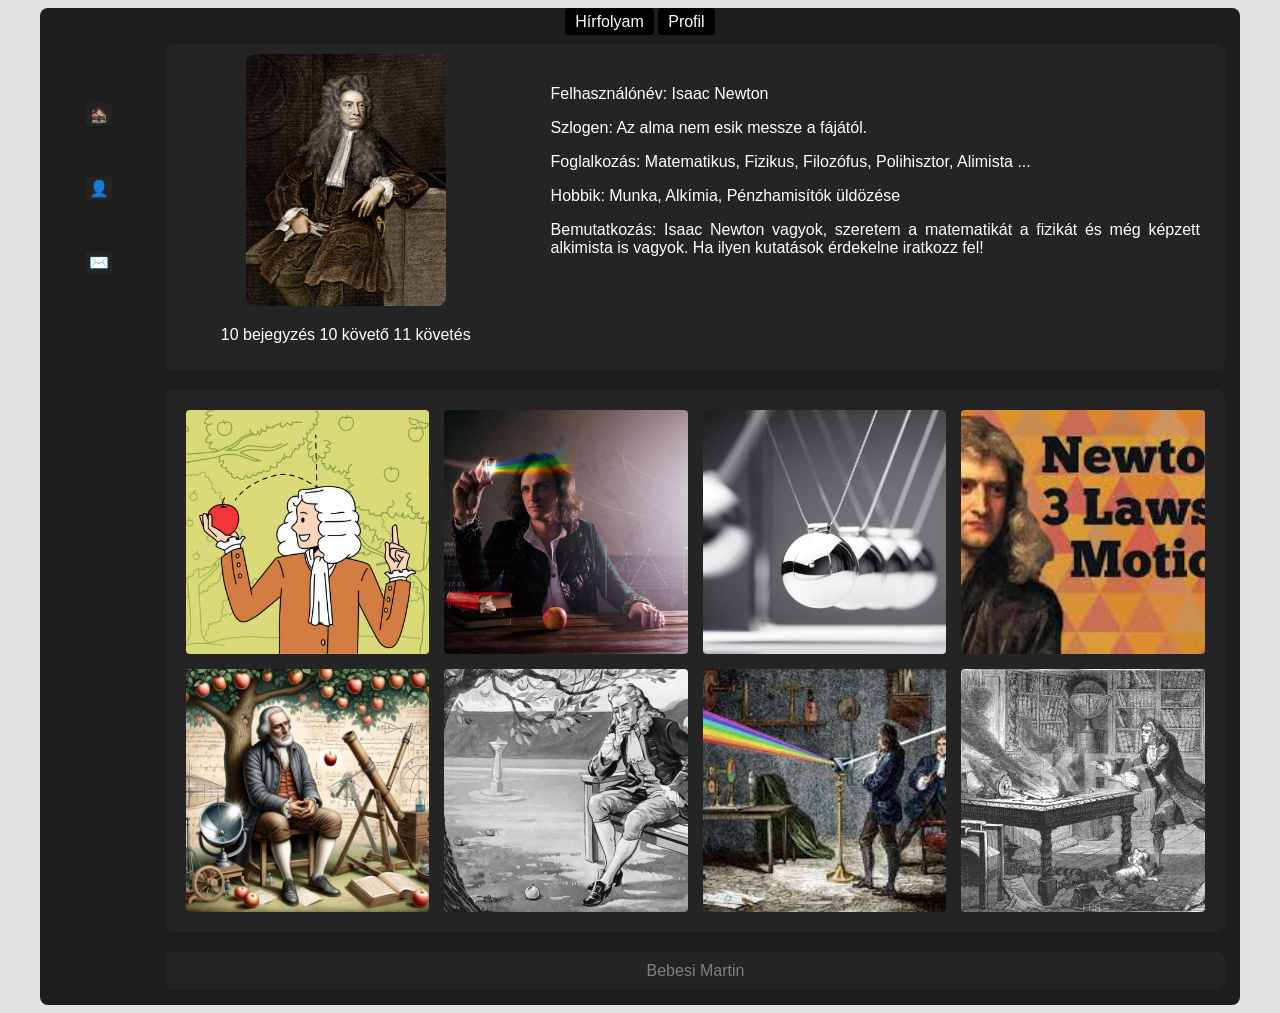
<file: index.html>
<!doctype html>
<html lang="hu">

<head>
  <meta charset="UTF-8" />
  <meta name="viewport" content="width=device-width, initial-scale=1.0" />
  <title>Bebesi Martin</title>
  <link rel="stylesheet" href="formazas.css" />
  <link rel="stylesheet" href="elrendezes.css" />
  <link rel="stylesheet" href="menu.css" />
</head>

<body>
  <div class="container">
    <nav class="nav2">
      <a href="Isaac_hirfolyam.html">Hírfolyam</a>
      <a href="index.html">Profil</a>
    </nav>

    <nav class="nav">
      <ul>
        <li><a href="kezdolap.html">🏚️</a></li>
          <li><a href="">👤</a></li>
          <li><a href="">✉️</a></li>
      </ul>
    </nav>

    <main class="main">
      <header class="header">
        <aside class="aside">
          <img src="Izsak_Newton/kepek/newton.jpg" alt="Nikolausz Kopernikusz profilképe" />
          <div class="stats">
            <p>10 bejegyzés 10 követő 11 követés</p>
          </div>
        </aside>

        <section class="sectionH">
          <p>Felhasználónév: Isaac Newton</p>
          <p>Szlogen: Az alma nem esik messze a fájától.</p>
          <p>Foglalkozás: Matematikus, Fizikus, Filozófus, Polihisztor, Alimista ...</p>
          <p>Hobbik: Munka, Alkímia, Pénzhamisítók üldözése</p>
          <p>
            Bemutatkozás: Isaac Newton vagyok, szeretem a matematikát
            a fizikát és még képzett alkimista is vagyok. Ha ilyen kutatások
            érdekelne iratkozz fel!
          </p>
        </section>
      </header>

      <article class="article">
        <img src="Izsak_Newton/kepek/gravity.jpg" alt="Poszt" />
        <img src="Izsak_Newton/kepek/prism.jpg" alt="Poszt" />
        <img src="Izsak_Newton/kepek/law_motion.jpg" alt="Poszt" />
        <img src="Izsak_Newton/kepek/laws.jpg" alt="Poszt" />
        <img src="Izsak_Newton/kepek/Isaac_apple.png" alt="Poszt">
        <img src="Izsak_Newton/kepek/Isaac_ul.jpg" alt="Poszt">
        <img src="Izsak_Newton/kepek/prsmak.jpg" alt="Poszt">
        <img src="Izsak_Newton/kepek/Isaac_eg.jpg" alt="Poszt">
      </article>

      <footer>Bebesi Martin</footer>
    </main>
  </div>
</body>

</html>
</file>
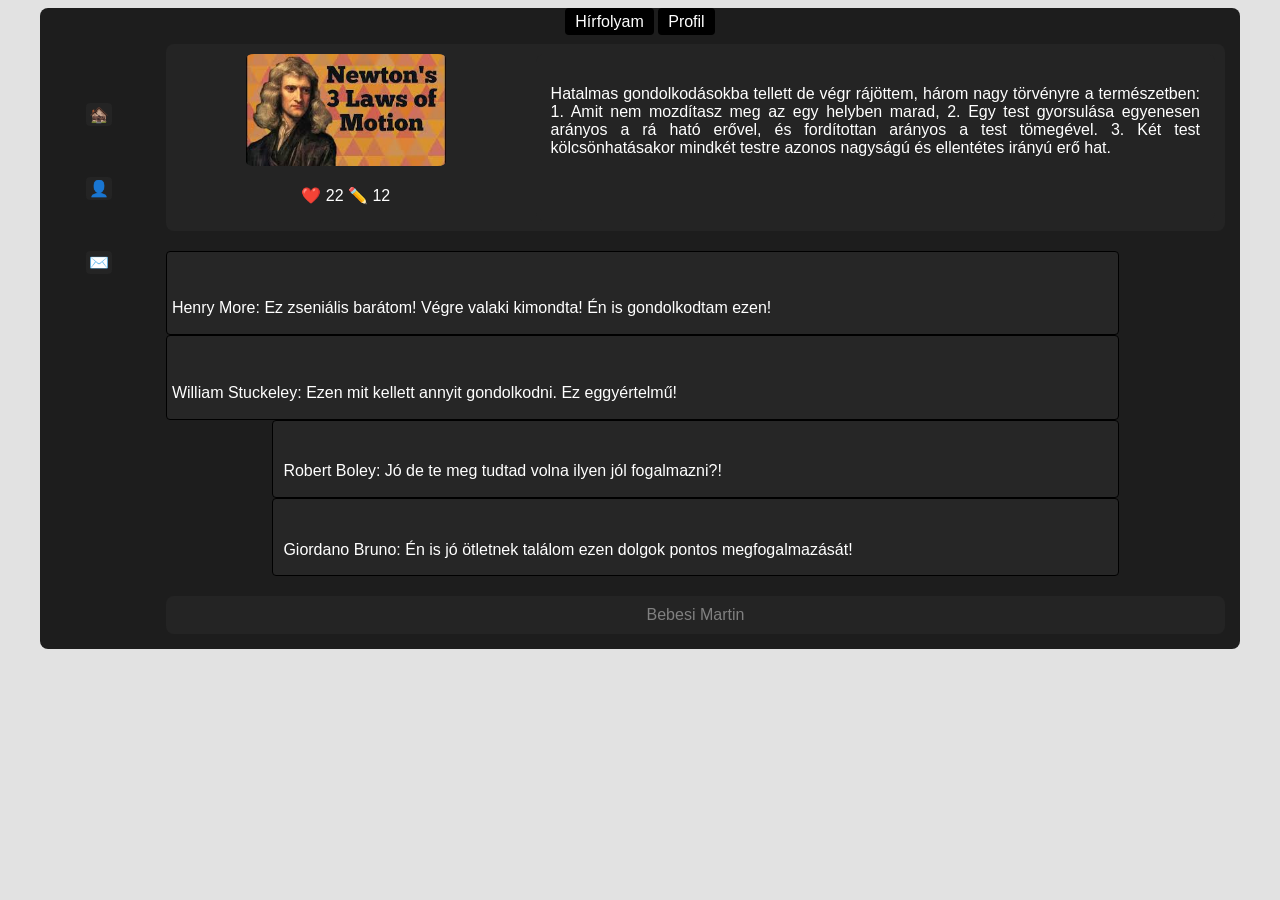
<file: Isaac_hirfolyam.html>
<!doctype html>
<html lang="hu">
  <head>
    <meta charset="UTF-8" />
    <meta name="viewport" content="width=device-width, initial-scale=1.0" />
    <title>Bebesi Martin</title>
    <link rel="stylesheet" href="formazas.css" />
    <link rel="stylesheet" href="elrendezes.css" />
    <link rel="stylesheet" href="menu.css" />
  </head>
  <body>
    <div class="container">
      <nav class="nav2">
        <a href="Isaac_hirfolyam.html">Hírfolyam</a>
        <a href="index.html">Profil</a>
      </nav>

      <nav class="nav">
        <ul>
          <li><a href="kezdolap.html">🏚️</a></li>
        <li><a href="">👤</a></li>
          <li><a href="">✉️</a></li>

        </ul>
      </nav>
      <main class="main">
        <header class="header">
          <aside class="aside">
            <img
              src="Izsak_Newton/kepek/laws.jpg"
              alt="Posztpe"
            />
            <div class="stats">
              <p>❤️ 22 ✏️ 12</p>
            </div>
          </aside>

          <section class="sectionH">
            <p>
              Hatalmas gondolkodásokba tellett de végr rájöttem, három nagy törvényre a természetben: 1. Amit nem mozdítasz meg az egy helyben marad, 2. Egy test gyorsulása egyenesen arányos a rá ható erővel, és fordítottan arányos a test tömegével. 3. Két test kölcsönhatásakor mindkét testre azonos nagyságú és ellentétes irányú erő hat.
            </p>
          </section>
        </header>

        <article>
            <div class="uzenet1"><p>Henry More: Ez zseniális barátom! Végre valaki kimondta! Én is gondolkodtam ezen!</p></div>
            <div class="uzenet2"><p>William Stuckeley: Ezen mit kellett annyit gondolkodni. Ez eggyértelmű!</p></div>
            <div class="valasz1"><p>Robert Boley: Jó de te meg tudtad volna ilyen jól fogalmazni?!</p></div>
            <div class="valasz2"><p>Giordano Bruno: Én is jó ötletnek találom ezen dolgok pontos megfogalmazását!</p></div>
        </article>

        <footer>Bebesi Martin</footer>
      </main>
    </div>
  </body>
</html>
</file>
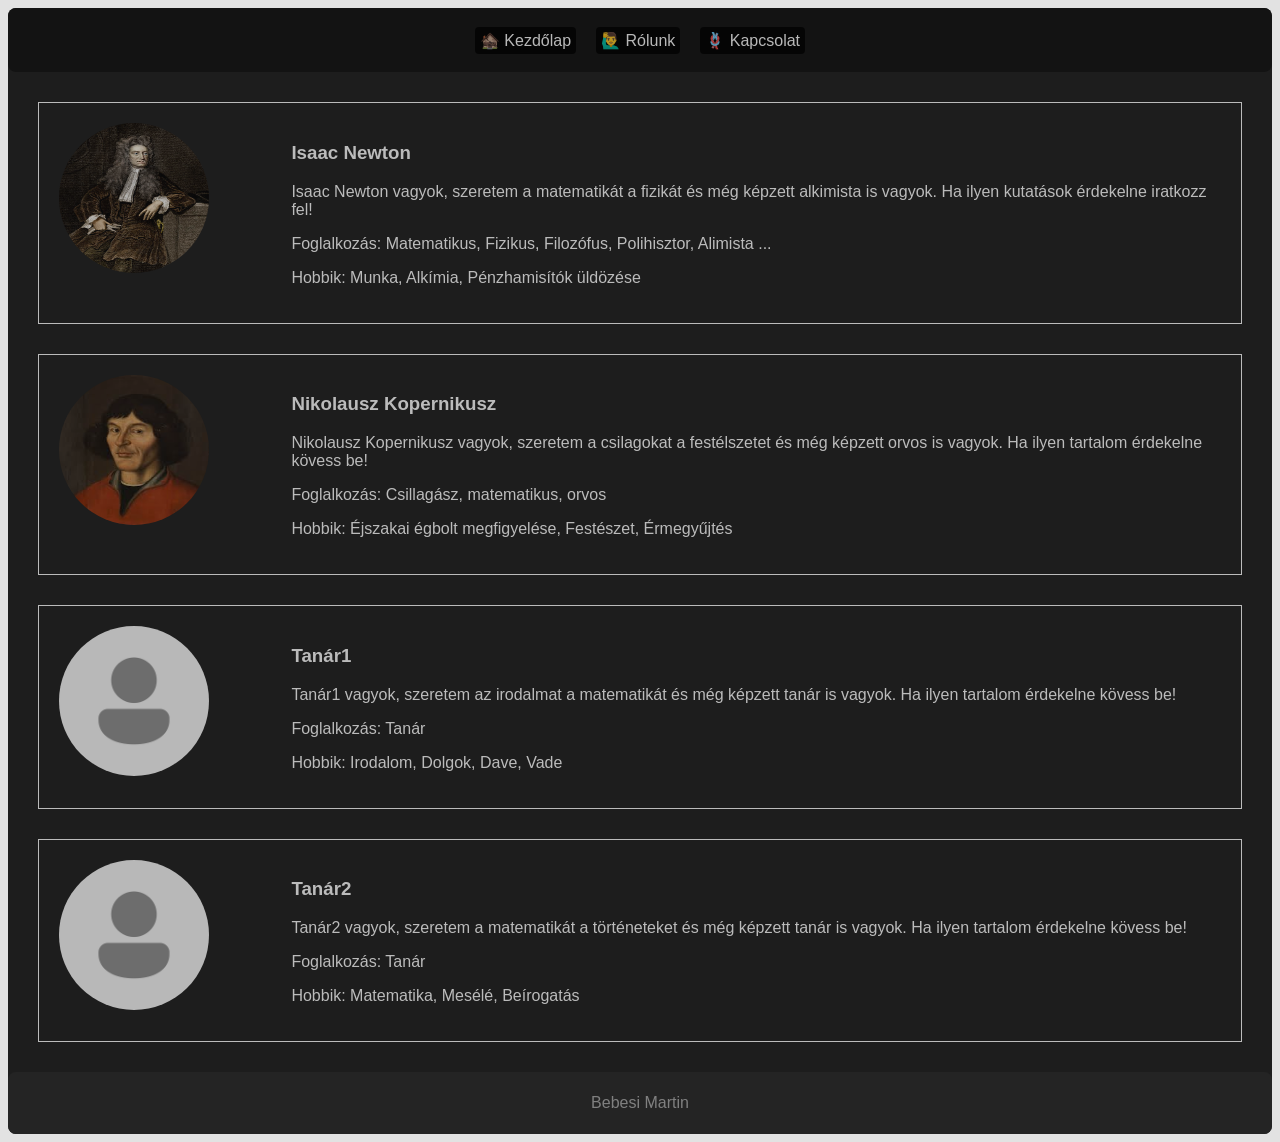
<file: kezdolap.html>
<!doctype html>
<html lang="en">
  <head>
    <meta charset="UTF-8" />
    <meta name="viewport" content="width=device-width, initial-scale=1.0" />
    <link rel="stylesheet" href="style.css" />
    <link rel="stylesheet" href="elrendezes_kezdolap.css" />
    <title>Bebesi Martin</title>
  </head>

  <body>
    <div class="container">
      <nav class="nav2">
        <ul>
          <li>
            <div><a href="kezdolap.html">🏚️ Kezdőlap</a></div>
          </li>
          <li>
            <div><a href="#">🙋‍♂️ Rólunk</a></div>
          </li>
          <li>
            <div><a href="#">🪢 Kapcsolat</a></div>
          </li>
        </ul>
      </nav>
      <main>
        <a href="index.html">
          <div class="profil">
            <aside>
              <img src="Izsak_Newton/kepek/newton.jpg" alt="newton" />
            </aside>
            <article>
              <h3>Isaac Newton</h3>
              <p>
                Isaac Newton vagyok, szeretem a matematikát a fizikát és még
                képzett alkimista is vagyok. Ha ilyen kutatások érdekelne
                iratkozz fel!
              </p>
              <p>
                Foglalkozás: Matematikus, Fizikus, Filozófus, Polihisztor,
                Alimista ...
              </p>
              <p>Hobbik: Munka, Alkímia, Pénzhamisítók üldözése</p>
            </article>
          </div>
        </a>
        <a href="Kopernikusz_Profil.html">
          <div class="profil">
            <aside>
              <img
                src="Kopernikusz_kepek/Kopernikusz_pfp.jpg"
                alt="kopernikusz"
              />
            </aside>
            <article>
              <h3>Nikolausz Kopernikusz</h3>
              <p>
                Nikolausz Kopernikusz vagyok, szeretem a csilagokat a
                festélszetet és még képzett orvos is vagyok. Ha ilyen tartalom
                érdekelne kövess be!
              </p>
              <p>Foglalkozás: Csillagász, matematikus, orvos</p>
              <p>
                Hobbik: Éjszakai égbolt megfigyelése, Festészet, Érmegyűjtés
              </p>
            </article>
          </div>
        </a>
        <a href="#">
          <div class="profil">
            <aside>
              <img src="kepek/icon-7797704_640.png" alt="" />
            </aside>
            <article>
              <h3>Tanár1</h3>
              <p>
                Tanár1 vagyok, szeretem az irodalmat a matematikát és még
                képzett tanár is vagyok. Ha ilyen tartalom érdekelne kövess be!
              </p>
              <p>Foglalkozás: Tanár</p>
              <p>Hobbik: Irodalom, Dolgok, Dave, Vade</p>
            </article>
          </div>
        </a>
        <a href="#">
          <div class="profil">
            <aside>
              <img src="kepek/icon-7797704_640.png" alt="" />
            </aside>
            <article>
              <h3>Tanár2</h3>
              <p>
                Tanár2 vagyok, szeretem a matematikát a történeteket és még
                képzett tanár is vagyok. Ha ilyen tartalom érdekelne kövess be!
              </p>
              <p>Foglalkozás: Tanár</p>
              <p>Hobbik: Matematika, Mesélé, Beírogatás</p>
            </article>
          </div>
        </a>
        <footer><p>Bebesi Martin</p></footer>
      </main>
    </div>
  </body>
</html>
</file>
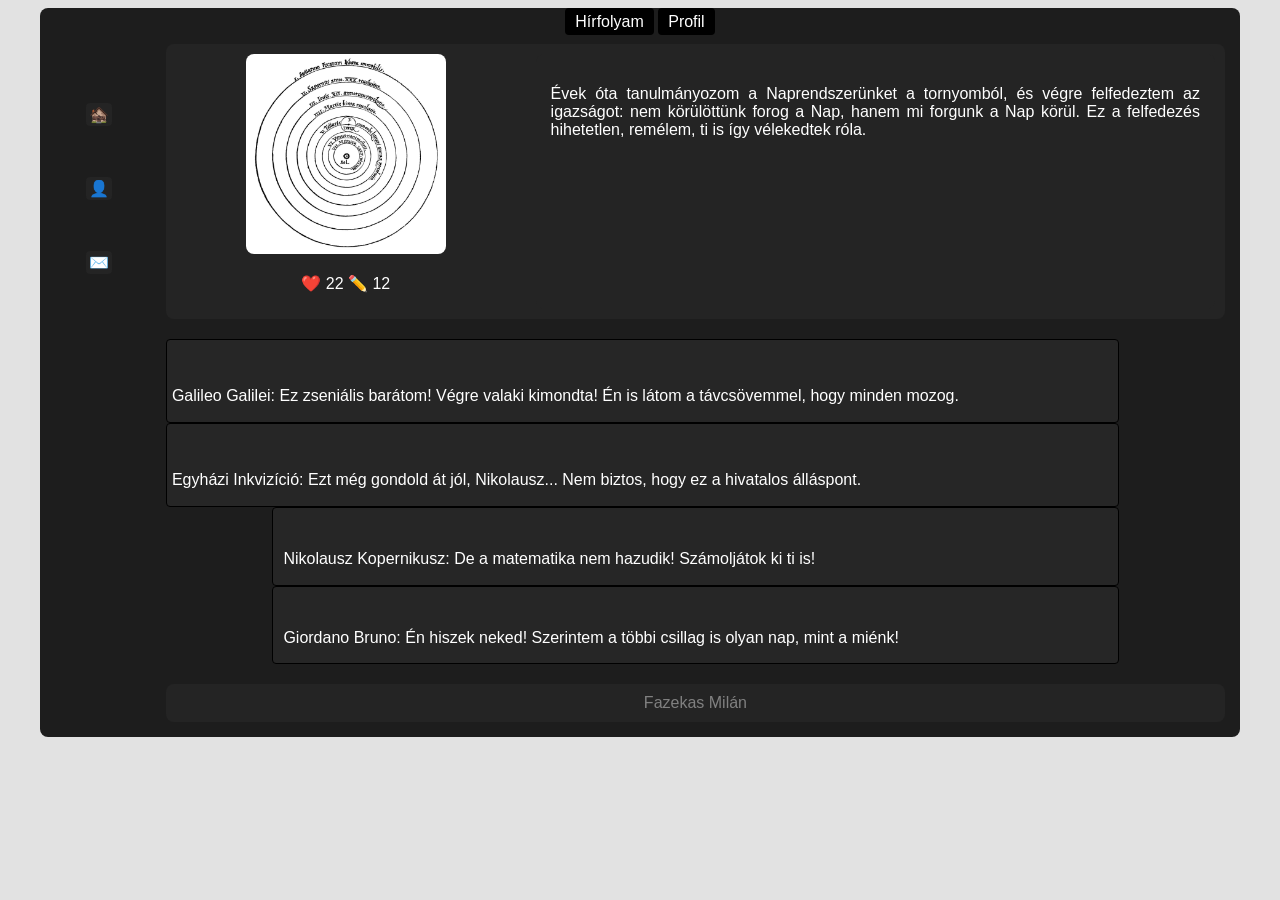
<file: Kopernikusz_hirfolyam.html>
<!doctype html>
<html lang="hu">
  <head>
    <meta charset="UTF-8" />
    <meta name="viewport" content="width=device-width, initial-scale=1.0" />
    <title>Fazekas Milán</title>
    <link rel="stylesheet" href="formazas.css" />
    <link rel="stylesheet" href="elrendezes.css" />
    <link rel="stylesheet" href="menu.css" />
  </head>
  <body>
    <div class="container">
      <nav class="nav2">
        <a href="Kopernikusz_hirfolyam.html">Hírfolyam</a>
        <a href="Kopernikusz_Profil.html">Profil</a>
      </nav>

      <nav class="nav">
        <ul>
          <li><a href="kezdolap.html">🏚️</a></li>
          <li><a href="">👤</a></li>
          <li><a href="">✉️</a></li>
        </ul>
      </nav>
      <main class="main">
        <header class="header">
          <aside class="aside">
            <img
              src="Kopernikusz_kepek/Kopernikusz_Poszt_rendszer.jpg"
              alt="Posztpe"
            />
            <div class="stats">
              <p>❤️ 22 ✏️ 12</p>
            </div>
          </aside>

          <section class="sectionH">
            <p>
              Évek óta tanulmányozom a Naprendszerünket a tornyomból, és végre
              felfedeztem az igazságot: nem körülöttünk forog a Nap, hanem mi
              forgunk a Nap körül. Ez a felfedezés hihetetlen, remélem, ti is
              így vélekedtek róla.
            </p>
          </section>
        </header>

        <article>
          <div class="uzenet1">
            <p>
              Galileo Galilei: Ez zseniális barátom! Végre valaki kimondta! Én
              is látom a távcsövemmel, hogy minden mozog.
            </p>
          </div>
          <div class="uzenet2">
            <p>
              Egyházi Inkvizíció: Ezt még gondold át jól, Nikolausz... Nem
              biztos, hogy ez a hivatalos álláspont.
            </p>
          </div>
          <div class="valasz1">
            <p>
              Nikolausz Kopernikusz: De a matematika nem hazudik! Számoljátok ki
              ti is!
            </p>
          </div>
          <div class="valasz2">
            <p>
              Giordano Bruno: Én hiszek neked! Szerintem a többi csillag is
              olyan nap, mint a miénk!
            </p>
          </div>
        </article>

        <footer>Fazekas Milán</footer>
      </main>
    </div>
  </body>
</html>
</file>
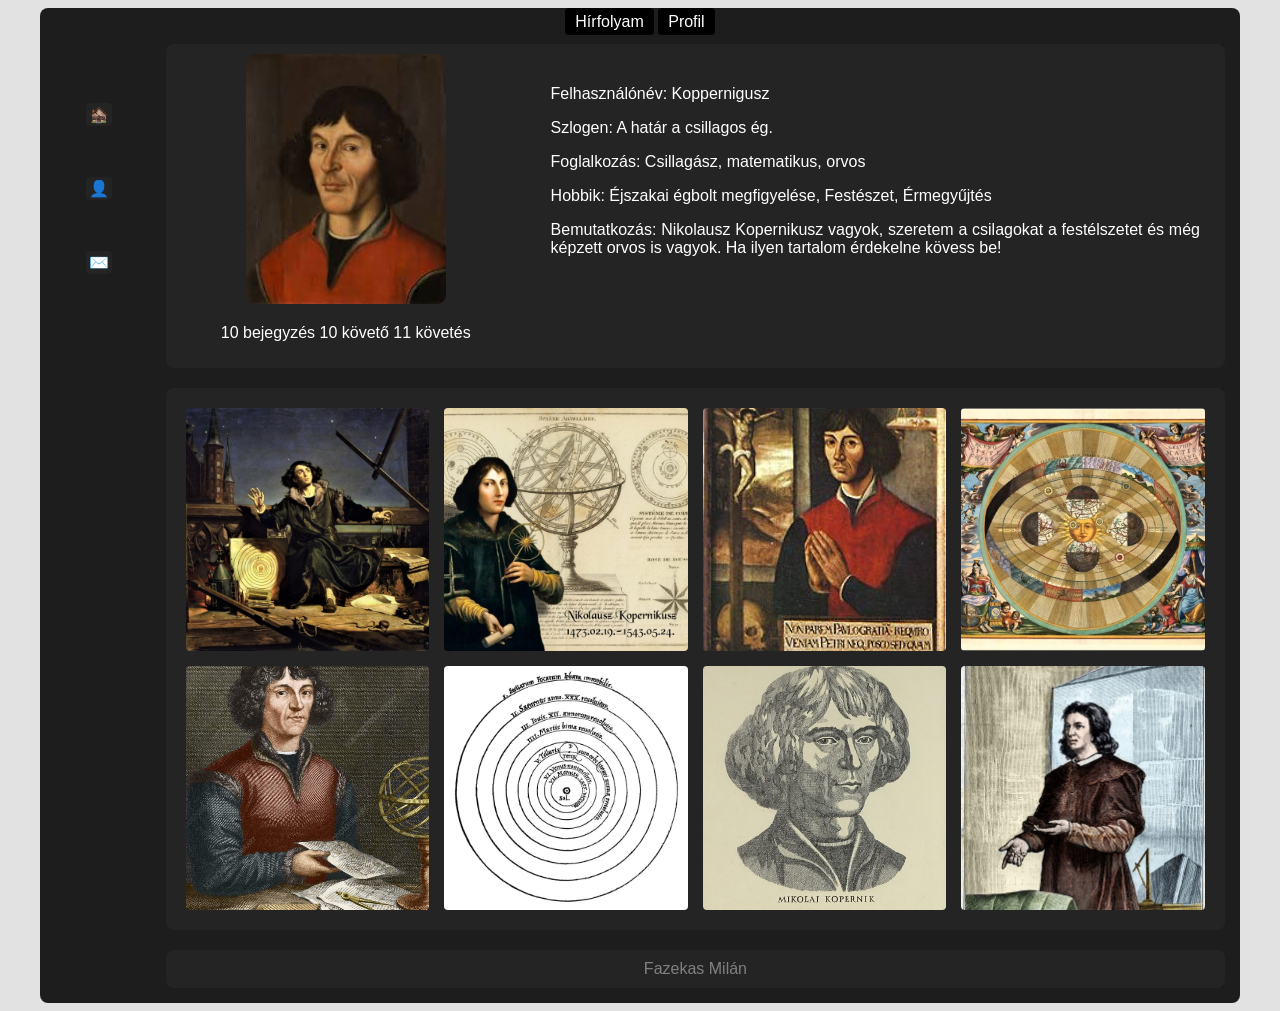
<file: Kopernikusz_Profil.html>
<!doctype html>
<html lang="hu">
  <head>
    <meta charset="UTF-8" />
    <meta name="viewport" content="width=device-width, initial-scale=1.0" />
    <title>Fazekas Milán</title>
    <link rel="stylesheet" href="formazas.css" />
    <link rel="stylesheet" href="elrendezes.css" />
    <link rel="stylesheet" href="menu.css" />
  </head>

  <body>
    <div class="container">
      <nav class="nav2">
        <a href="Kopernikusz_hirfolyam.html">Hírfolyam</a>
        <a href="Kopernikusz_Profil.html">Profil</a>
      </nav>

      <nav class="nav">
        <ul>
          <li><a href="kezdolap.html">🏚️</a></li>
          <li><a href="">👤</a></li>
          <li><a href="">✉️</a></li>
        </ul>
      </nav>

      <main class="main">
        <header class="header">
          <aside class="aside">
            <img
              src="Kopernikusz_kepek/Kopernikusz_pfp.jpg"
              alt="Nikolausz Kopernikusz profilképe"
            />
            <div class="stats">
              <p>10 bejegyzés 10 követő 11 követés</p>
            </div>
          </aside>

          <section class="sectionH">
            <p>Felhasználónév: Koppernigusz</p>
            <p>Szlogen: A határ a csillagos ég.</p>
            <p>Foglalkozás: Csillagász, matematikus, orvos</p>
            <p>Hobbik: Éjszakai égbolt megfigyelése, Festészet, Érmegyűjtés</p>
            <p>
              Bemutatkozás: Nikolausz Kopernikusz vagyok, szeretem a csilagokat
              a festélszetet és még képzett orvos is vagyok. Ha ilyen tartalom
              érdekelne kövess be!
            </p>
          </section>
        </header>

        <article class="article">
          <img src="Kopernikusz_kepek/Kopernikusz_aura_kint.jpg" alt="Poszt" />
          <img src="Kopernikusz_kepek/kopernikusz-mix.jpg" alt="Poszt" />
          <img src="Kopernikusz_kepek/kopernikusz2.jpg" alt="Poszt" />
          <img
            src="Kopernikusz_kepek/kopernikuszi-heliocentrikus-vilagkep.jpg"
            alt="Poszt"
          />
          <img src="Kopernikusz_kepek/lead_800x600.jpeg" alt="Poszt" />
          <img
            src="Kopernikusz_kepek/Kopernikusz_Poszt_rendszer.jpg"
            alt="Poszt"
          />
          <img src="Kopernikusz_kepek/kopernikuspost7.jpg" alt="Poszt" />
          <img src="Kopernikusz_kepek/koperposzt8.jpg" alt="Poszt" />
        </article>

        <footer>Fazekas Milán</footer>
      </main>
    </div>
  </body>
</html>
</file>
<file: formazas.css>
* {
  box-sizing: border-box;
}

body {
  background-color: #e2e2e2;
  color: #262626;
  font-family: sans-serif;
  font-size: 16px;
}

.container {
  background-color: rgb(29, 29, 29);
  border-radius: 8px;
  padding: 0;
  color: white;
}

.header {
  background-color: rgb(36, 36, 36);
  border-radius: 8px;
  padding: 15px;
  color: white;
}

.sectionH {
  background-color: rgb(36, 36, 36);
  border-radius: 8px;
  padding: 15px;
  color: white;
}

.article {
  background-color: rgb(36, 36, 36);
  border-radius: 8px;
  padding: 15px;
  color: white;
}

.nav a {
  text-decoration: none;
  text-align: justify;
  color: white;
  background-color: rgb(36, 36, 36);
  border-radius: 4px;
  padding: 3px;
}

.nav a:hover {
  text-decoration: none;
  text-align: center;
  background-color: rgb(26, 26, 26);
}

.nav2 a:hover {
  text-decoration: none;
  text-align: center;
  background-color: rgb(26, 26, 26);
}

.nav ul {
  list-style-type: none;
  padding: 1%;
  gap: 100px;
}

.nav li {
  list-style-type: none;
  padding: 1%;
  margin: 50% 0;
}

.nav2 a {
  border-radius: 4px;
  text-decoration: none;
  padding: 5px 10px;
  background-color: #000000;
  color: white;
}

.aside img {
  border-radius: 4%;
}

.article img {
  border-radius: 4px;
}

article p {
    margin-top: 5%;
    text-align: justify;
}

article .uzenet1, .uzenet2, .valasz1, .valasz2 {
  margin-right: 10%;
}

article .uzenet1 {
    padding-bottom: 1px;
    padding-left: 5px;
    padding-right: 5px;
    border: solid 1px black;
    border-radius: 4px;
    background-color: #262626;
}

article .uzenet2 {
    padding-bottom: 1px;
    padding-left: 5px;
    border: solid 1px black;
    border-radius: 4px;
    background-color: #262626;
}


article .valasz1 {
    margin-left: 10%;
    padding-left: 1%;
    padding-bottom: 1px;
    border: solid 1px black;
    border-radius: 4px;
    background-color: #262626;
}

article .valasz2 {
    margin-left: 10%;
    padding-left: 1%;
    padding-top: 0px;
    padding-bottom: 0px;
    border: solid 1px black;
    border-radius: 4px;
    background-color: #262626;
}

footer {
  background-color: rgb(36, 36, 36);
  color: gray;
  text-align: center;
  border-radius: 8px;
  padding: 10px;
}
</file>
<file: elrendezes.css>
.container {
  display: grid;
  grid-template-columns: 1fr 1fr;
  gap: 0px;
  margin: 0 auto;
  max-width: 1200px;
}

.main {
  display: grid;
  grid-template-columns: 1fr;
  gap: 20px;
  padding: 10px;
}

.header {
  display: grid;
  grid-template-columns: 1fr 2fr;
  gap: 20px;
  padding: 10px;
  margin-left: 0;
}

.sectionH {
  text-align: justify;
}

.article {
  display: grid;  
  grid-template-columns: 1fr 1fr 1fr 1fr;
  gap: 15px;
  padding: 20px;
}

.article img {
  width: 100%;
  aspect-ratio: 1 / 1; 
  object-fit: cover;
}

.aside img {
  width: 100%;
  max-width: 200px;
}
@media screen and (max-width: 600px) {
    .container {
        grid-template-columns: 1fr;
    }

    .header {
        grid-template-columns: 1fr;
        text-align: center;
    }

    .aside img {
        margin: 0 auto;
    }

    .article {
        grid-template-columns: 1fr;
        padding: 10px;
    }

    .nav ul {
        display: grid;
        grid-template-columns: 1fr;
        gap: 10px;
        padding: 0;
    }

    .nav li {
        margin: 5px 0;
    }
}
</file>
<file: menu.css>
.container {
  display: grid;
  grid-template-areas:
    "nav2 nav2"
    "nav main"
    "nav main"
    "nav main";
  grid-template-columns: 1fr 10fr;
  gap: 3px;
  padding: 5px;
}

.nav {
  grid-area: nav;
  text-align: center;
}

.nav2 {
  grid-area: nav2;
  text-align: center;
}

.main {
  grid-area: main;
  text-align: center;
}
</file>
<file: style.css>
* {
  box-sizing: border-box;
}

body {
  background-color: #e2e2e2;
  color: #262626;
  font-family: sans-serif;
  font-size: 16px;
}
.container {
  background-color: rgb(29, 29, 29);
  border-radius: 8px;
  color: white;
}
.nav2 a {
  text-decoration: none;
  color: white;
  background-color: rgb(0, 0, 0);
  border-radius: 4px;
  padding: 5px;
}

.nav2 a:hover {
  text-decoration: none;
  text-align: center;
  background-color: rgb(56, 53, 56);
}
.nav2 {
  background-color: rgb(19, 19, 19);
  border-radius: 8px;
}
.nav2 ul {
  list-style-type: none;
  padding: 1%;
  margin: 0;
  gap: 20px;
  display: flex;
  justify-content: center;
}

.nav2 li {
  list-style-type: none;
  margin: 10px 0;
}

footer {
  background-color: rgb(36, 36, 36);
  color: gray;
  text-align: center;
  border-radius: 8px;
  padding: 6px;
}
img {
  height: auto;
  border-radius: 100%;
  width: 150px;
  height: 150px;
}
.profil {
  display: grid;
  border: 1px solid white;
  margin: 30px;
  padding: 20px;
  grid-template-columns: 1fr 4fr;
}
a {
  text-decoration: none;
  color: white;
  opacity: 0.7;
}
a:hover {
  text-decoration: none;
  color: white;
  opacity: 1;
}
</file>
<file: elrendezes_kezdolap.css>
@media screen and (max-width: 600px) {
  .profil{
    grid-template-columns: 1fr;

  }
  .nav2 ul {
    flex-direction: column;
    align-items: center;
  }
}
</file>
